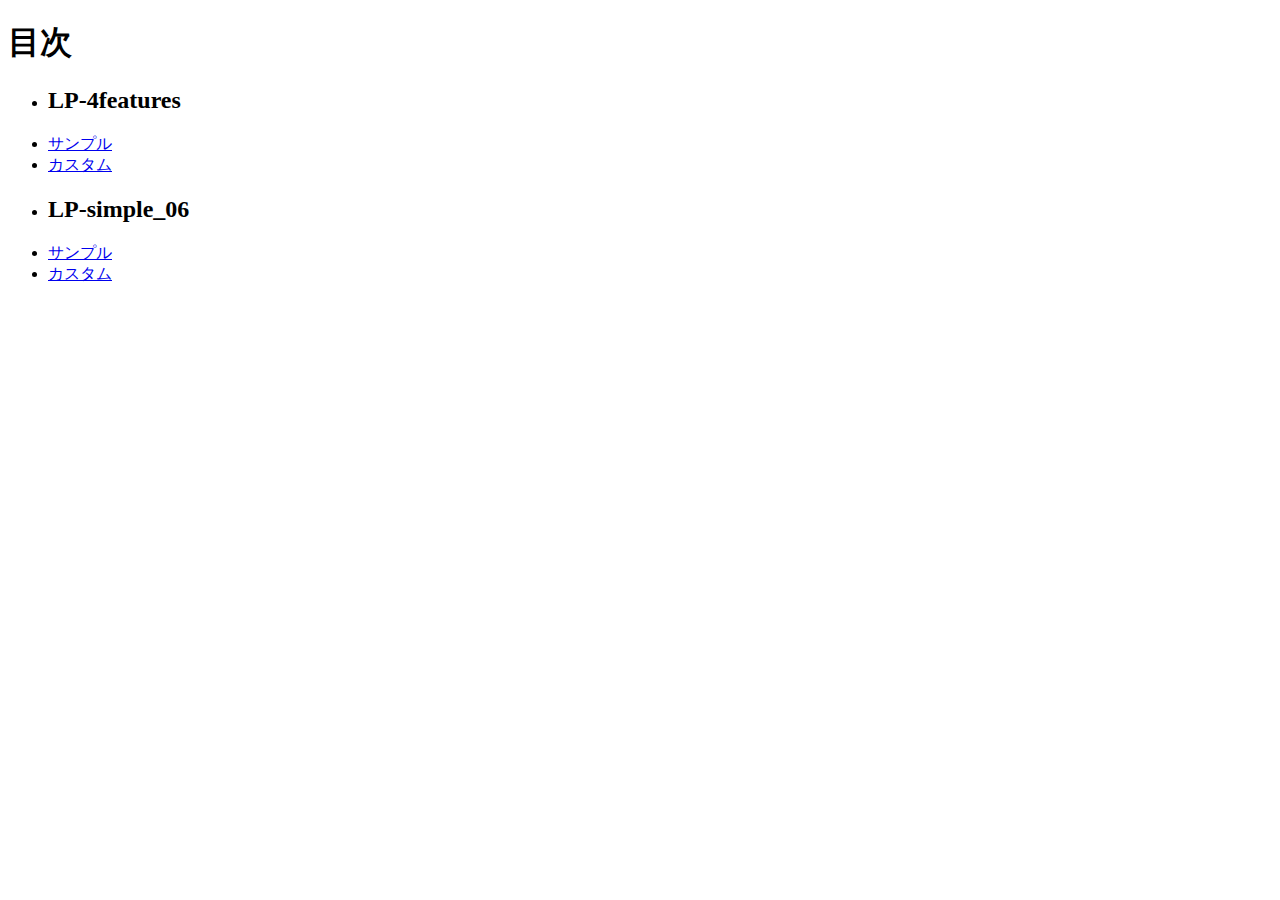
<file: index.html>
<!DOCTYPE html>
<html lang="ja">
<head>
  <meta charset="UTF-8">
  <title>20251120-hc</title>
</head>
<body>
  <h1>目次</h1>
  <ul>
    <li><h2>LP-4features</h2></li>
    <li><a href="lp-4features/sample/index.html">サンプル</a></li>
    <li><a href="lp-4features/custom/index.html">カスタム</a></li>
    <li><h2>LP-simple_06</h2></li>
    <li><a href="lp-simple_06/sample/index.html">サンプル</a></li>
    <li><a href="lp-simple_06/custom/index.html">カスタム</a></li>
  </ul>
</body>
</html>
</file>
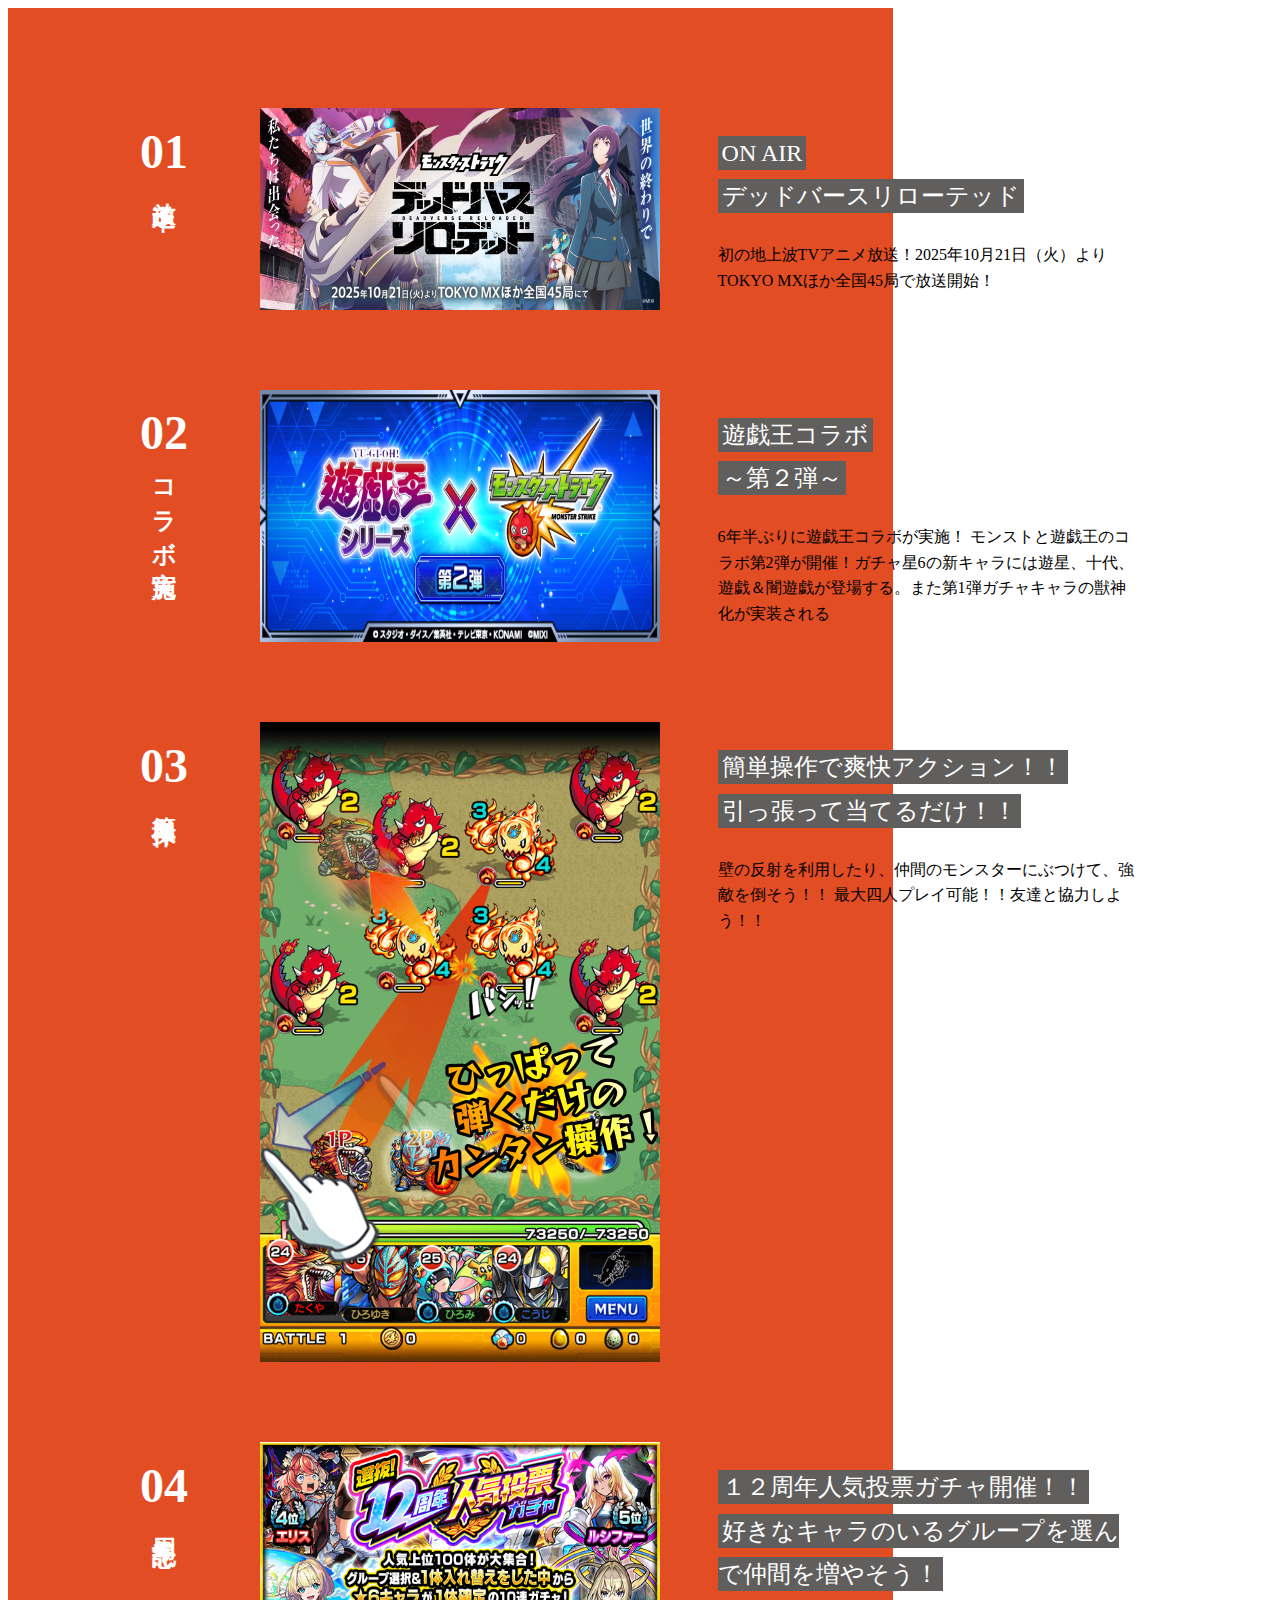
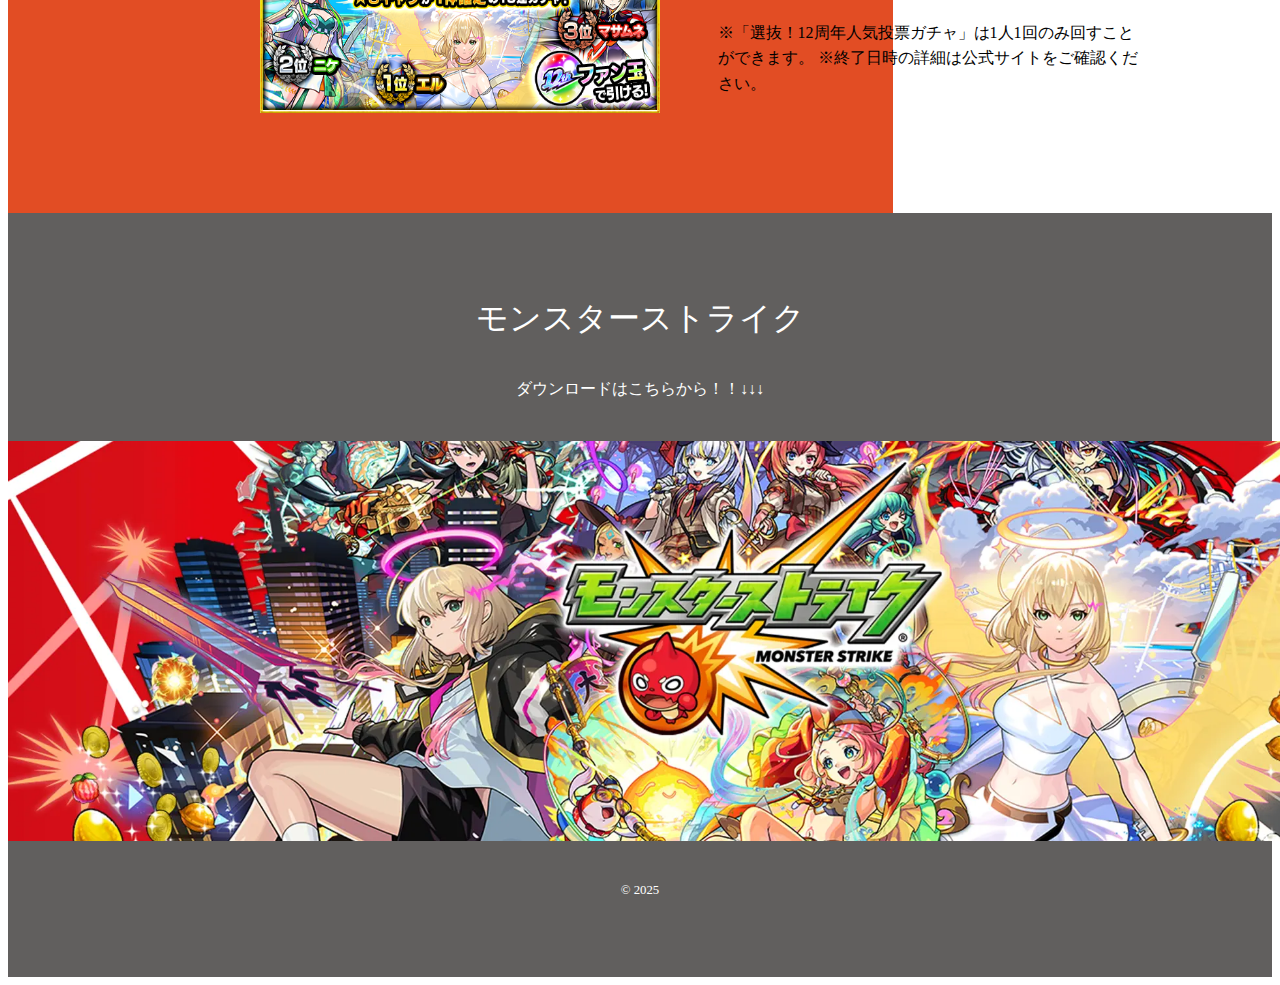
<file: custom/index.html>
<!DOCTYPE html>
<html lang="ja">

<head>
    <meta charset="utf-8">
    <title>LP-4features</title>
    <link rel="stylesheet" href="css/style.css">
</head>

<body>
    <main>
        <section>
            <h2><span class="en">放送中！</span></h2>
            <img src="img/3036_MS_TOP_PC_KV_1600_640_v3.png" alt="画像1">
            <div class="text">
                <p class="item-copy">
                    <span>ON AIR</span><br>
                    <span>デッドバースリローテッド</span>
                </p>

                <p class="desc">
                    初の地上波TVアニメ放送！2025年10月21日（火）より
                    TOKYO MXほか全国45局で放送開始！
                </p>
            </div>
        </section>

        <section>
            <h2><span class="en">コラボ実施</span></h2>
            <img src="img/Kpssldk20251113a.png" alt="画像2">
            <div class="text">
                <p class="item-copy">
                    <span>遊戯王コラボ</span><br>
                    <span>～第２弾～</span>
                </p>

                <p class="desc">
                    6年半ぶりに遊戯王コラボが実施！
                    モンストと遊戯王のコラボ第2弾が開催！ガチャ星6の新キャラには遊星、十代、遊戯＆闇遊戯が登場する。また第1弾ガチャキャラの獣神化が実装される
                </p>
            </div>
        </section>

        <section>
            <h2><span class="en">簡単操作！</span></h2>
            <img src="img/prei.png" alt="画像3">
            <div class="text">
                <p class="item-copy">
                    <span>簡単操作で爽快アクション！！</span><br>
                    <span>引っ張って当てるだけ！！</span>
                </p>

                <p class="desc">
                   壁の反射を利用したり、仲間のモンスターにぶつけて、強敵を倒そう！！
                   最大四人プレイ可能！！友達と協力しよう！！
                </p>
            </div>
        </section>
        <section>
            <h2><span class="en">周年記念！</span></h2>
            <img src="img/S8qfvLQb20251016a.png" alt="画像4">
            <div class="text">
                <p class="item-copy">
                    <span>１２周年人気投票ガチャ開催！！</span><br>
                    <span>好きなキャラのいるグループを選んで仲間を増やそう！</span>
                </p>

                <p class="desc">
                    ※「選抜！12周年人気投票ガチャ」は1人1回のみ回すことができます。

※終了日時の詳細は公式サイトをご確認ください。
                </p>
            </div>
        </section>
    </main>

    <footer>
        <p class="foot-copy">モンスターストライク</p>


        <p>ダウンロードはこちらから！！↓↓↓</p>
        <img class="logo" src="img/footer.webp" alt="ロゴ">

        <small class="copyright">&copy; 2025</small>
    </footer>
</body>

</html>
</file>
<file: custom/css/style.css>
@impport "https://unpkg.com/ress/dist/ress.min.css"; 

* {
    box-sizing: border-box;
}

body  {
    font-size: 16px;
    line-height: 1;
    counter-reset: num 0;
    position: relative;
}

body::before {
    content: "";
    position: absolute;
    z-index: -1;
    width: 70%;
    height: 100%;
    background: #e24d24;
}
main {
    padding: 100px 0;
}

section {
    width: 1000px;
    margin: auto;
    position: relative;
    display: flex;
    padding-left: 120px;
}

section + section {
    margin-top: 80px;
}

h2 {
    position: absolute;
    top: 0;
    left: 0;
    color: #ffffff;
    padding-top: 56px;
}
h2::before {
    font-family: serif;
    position: absolute;
    top: 0;
    font-size: 48px;
    content: counter(num, decimal-leading-zero);
    counter-increment: num 1;
}

h2 span {
    writing-mode: vertical-rl;
    padding-left: .5em;
    padding-left: rotate(180deg); /*degは角度*/
    transform: 2px solid #615f5e;
    letter-spacing: .1em;
}

h2 span.jp {
 text-orientation: sideways-right;
}

section img {
    width: 400px;
}

.text {
    width: 48%;
    margin-left: auto;
}

.item-copy {
    color: white;
    font-size: 1.5em;
    margin-bottom: 1em;
    line-height: 1.8;
}

.item-copy span {
    background: #615f5e;
    padding: 4px;
}

.desc {
    line-height: 1.6;
}

footer {
    background: #615f5e;
    color: white;
    padding: 80px 0;
    text-align: center;
}

footer p {
    width: 600px;
    margin: auto;
    line-height: 1.6;
}

footer .foot-copy {
    font-size: 2em;
    margin-bottom: 1em;
}

footer .logo {
    display: block;
    margin: 40px auto;
    width: 1500px;
height: 400px;
}

footer .copyright {
    font-size: .8em;
}
</file>
